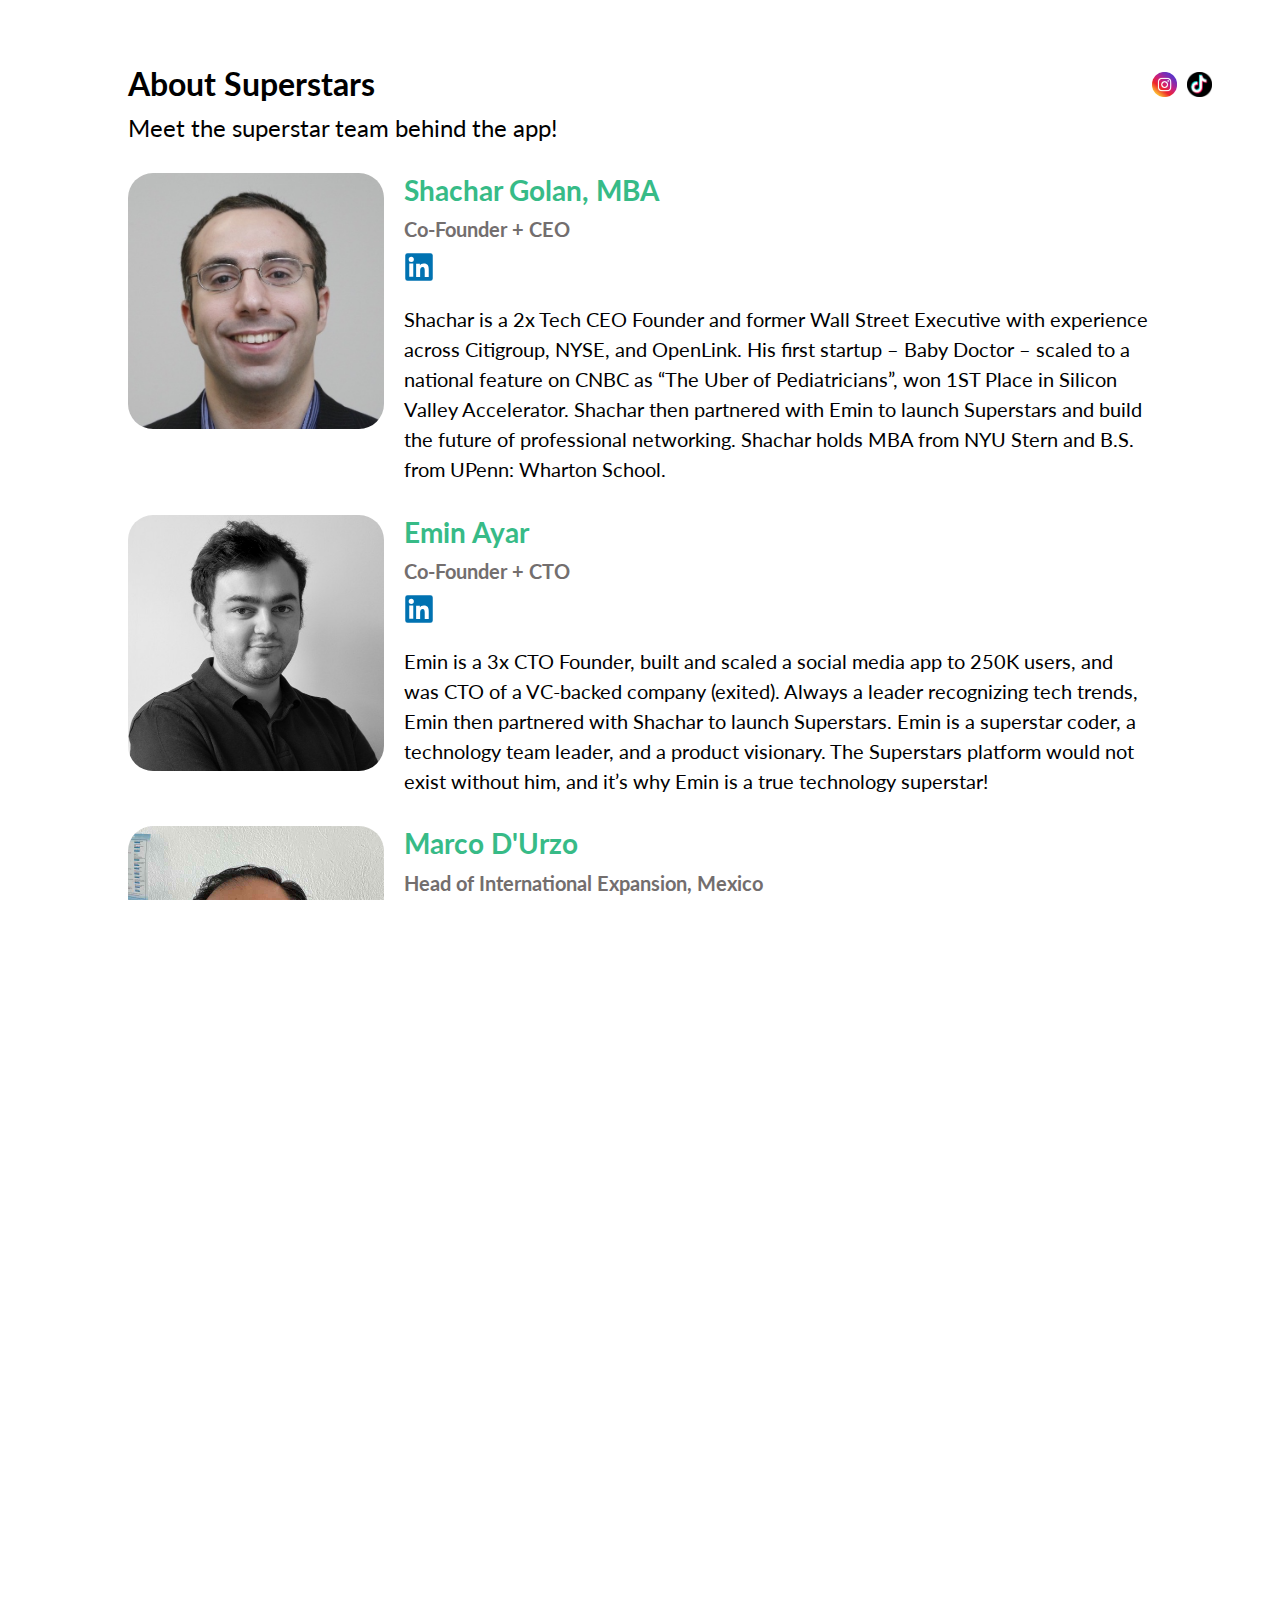
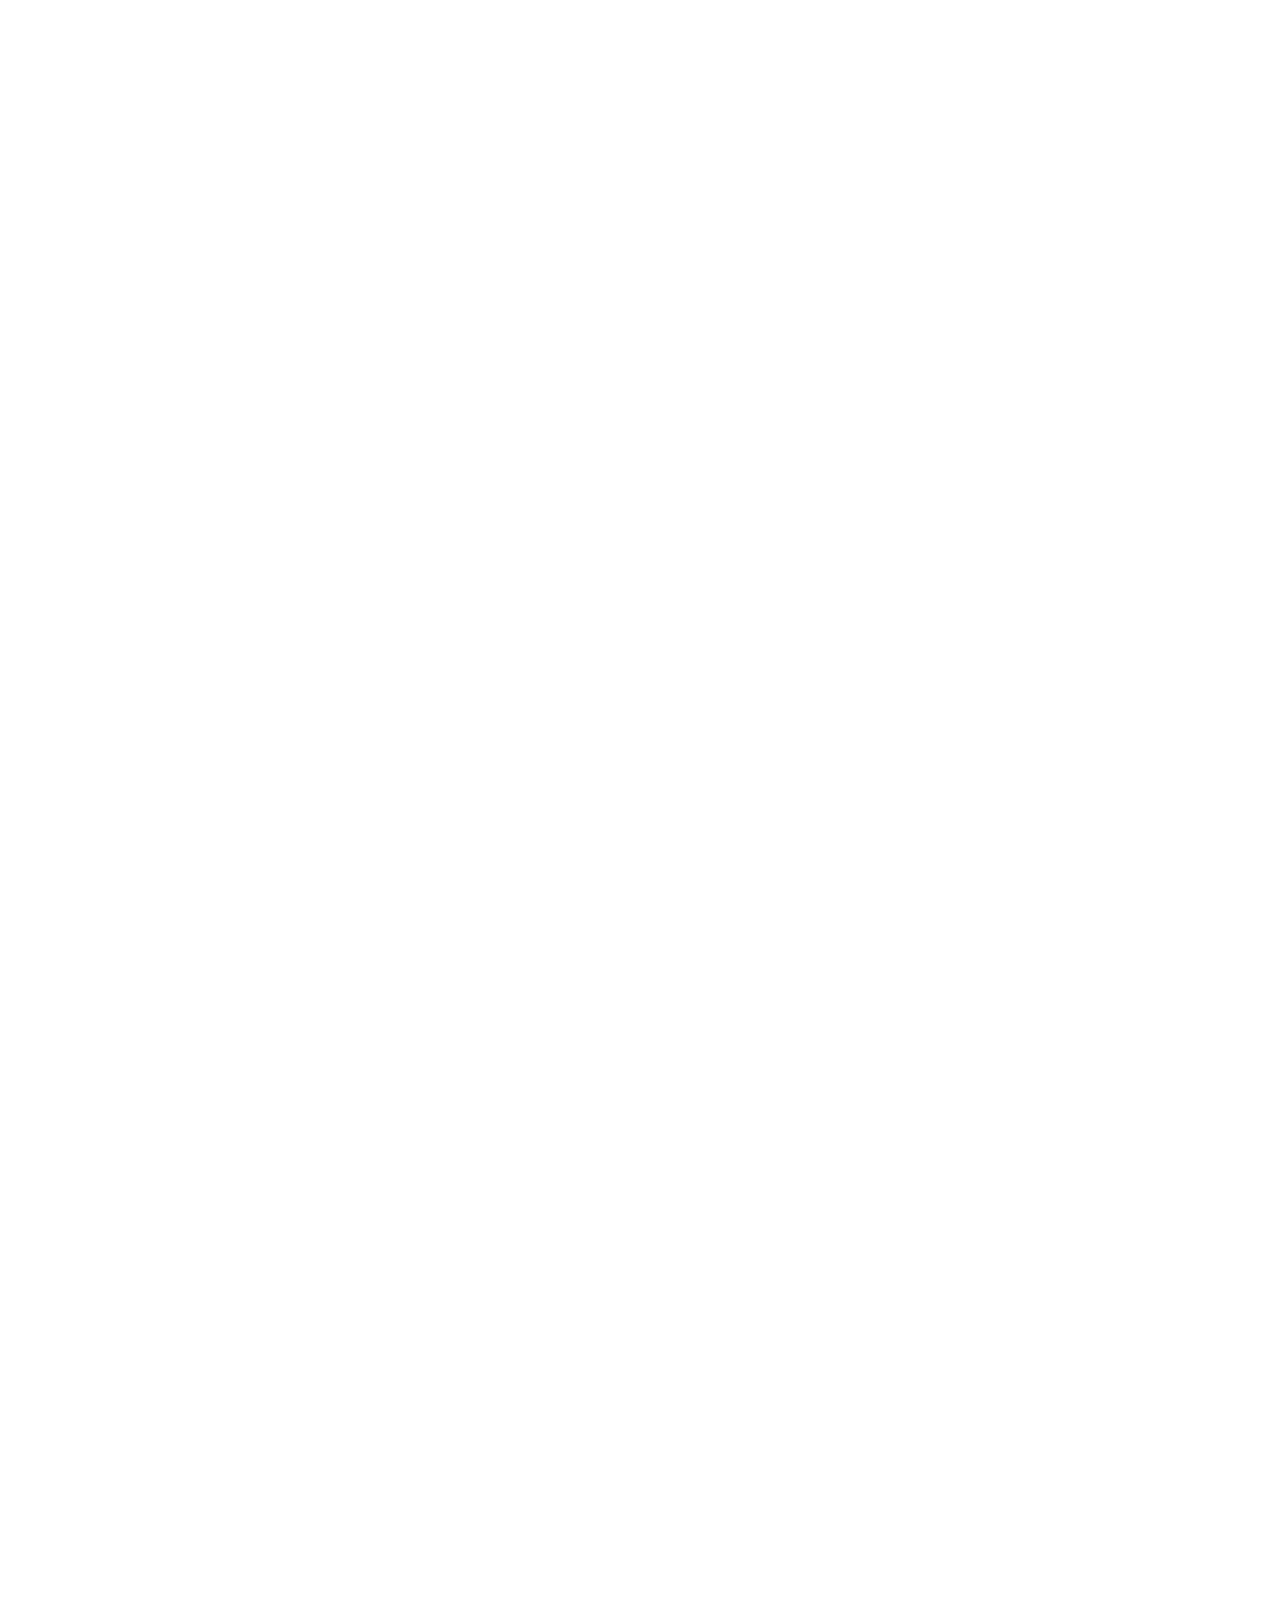
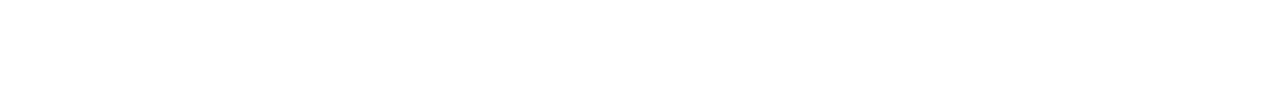
<file: about.html>
<!DOCTYPE html>
<html lang="en" dir="ltr">
  <head>
    <meta charset='UTF-8' />
    <meta http-equiv='X-UA-Compatible' content='IE=edge' />
    <meta name='viewport' content='width=device-width, initial-scale=1.0' />
    <link rel='preconnect' href='https://fonts.googleapis.com'>
    <link rel='preconnect' href='https://fonts.gstatic.com' crossorigin>
    <link href='https://fonts.googleapis.com/css2?family=Lato:ital,wght@0,300;0,400;0,700;1,400&display=swap'
          rel='stylesheet'>

    <link rel="stylesheet" href="https://unpkg.com/swiper@8.0.7/swiper-bundle.min.css"/>
    <link rel='stylesheet' href='default.css' />
    <link rel = "icon" href ="./assets/img/superstars-logo2.png" type = "image/x-icon" class="icon" size="1000x1000">
    <script src="https://cdnjs.cloudflare.com/ajax/libs/jquery/3.4.1/jquery.min.js"></script>
    <title>Superstars: Professional Network | Advance Your Career</title>
	  <meta name="description" content="Superstars is THE professional social network of the future, ALL using short videos + pictures, ALL created by users. See your professional peers in action!">
  </head>
  <body>
    <!-- E:HEADER -->
    <header>
      <div class="social-row-wrap">
      	<div class="social-row">
      			<a href="https://instagram.com/superstarsapp"  target="_blank">
      				<img class="social" src="./assets/img/instagram.png" alt="Instagram logo"/>
      			</a>
      			<a href="https://tiktok.com/@superstarsapp" target="_blank">
      				<img class="social" src="./assets/img/tiktok.png" alt="Tiktok logo"/>
      			</a>
      	</div>
      </div>
    </header>
    <!-- E:HEADER -->

    <div class="about">
      <div class="content">
        <h1>About Superstars</h1>
        <h2 style="font-weight: 400; margin-top: 1%;">Meet the superstar team behind the app!</h2>

        <div class="grid-wrap">
          <div class="grid-column">
            <img class="card-img" src="assets/img/shachar1.jpeg" alt="Headshot">
            <div class="card-content">
              <h5 class="green">Shachar Golan, MBA</h5>
              <h6 class="description">Co-Founder + CEO</h6>
              <a href="https://www.linkedin.com/in/shachargolan/" target="_blank">
                <svg xmlns="http://www.w3.org/2000/svg" aria-hidden="true" role="img" width="30px" height="30px" preserveAspectRatio="xMidYMid meet" viewBox="0 0 24 24"><path fill="#0072b1" fill-rule="evenodd" d="M1 2.838A1.838 1.838 0 0 1 2.838 1H21.16A1.837 1.837 0 0 1 23 2.838V21.16A1.838 1.838 0 0 1 21.161 23H2.838A1.838 1.838 0 0 1 1 21.161V2.838Zm8.708 6.55h2.979v1.496c.43-.86 1.53-1.634 3.183-1.634c3.169 0 3.92 1.713 3.92 4.856v5.822h-3.207v-5.106c0-1.79-.43-2.8-1.522-2.8c-1.515 0-2.145 1.089-2.145 2.8v5.106H9.708V9.388Zm-5.5 10.403h3.208V9.25H4.208v10.54ZM7.875 5.812a2.063 2.063 0 1 1-4.125 0a2.063 2.063 0 0 1 4.125 0Z" clip-rule="evenodd"/></svg>
              </a>
              <br></br>
              <p>Shachar is a 2x Tech CEO Founder and former Wall Street Executive with experience across Citigroup, NYSE, and OpenLink. His first startup – Baby Doctor – scaled to a national feature on CNBC as “The Uber of Pediatricians”, won 1ST Place in Silicon Valley Accelerator. Shachar then partnered with Emin to launch Superstars and build the future of professional networking. Shachar holds MBA from NYU Stern and B.S. from UPenn: Wharton School.</p>
            </div>
          </div>
          <div class="grid-column">
            <img class="card-img" src="assets/img/emin.jpg" alt="Headshot">
            <div class="card-content">
              <h5 class="green">Emin Ayar</h5>
              <h6 class="description">Co-Founder + CTO</h6>
              <a href="https://www.linkedin.com/in/meminayar/" target="_blank">
                <svg xmlns="http://www.w3.org/2000/svg" aria-hidden="true" role="img" width="30px" height="30px" preserveAspectRatio="xMidYMid meet" viewBox="0 0 24 24"><path fill="#0072b1" fill-rule="evenodd" d="M1 2.838A1.838 1.838 0 0 1 2.838 1H21.16A1.837 1.837 0 0 1 23 2.838V21.16A1.838 1.838 0 0 1 21.161 23H2.838A1.838 1.838 0 0 1 1 21.161V2.838Zm8.708 6.55h2.979v1.496c.43-.86 1.53-1.634 3.183-1.634c3.169 0 3.92 1.713 3.92 4.856v5.822h-3.207v-5.106c0-1.79-.43-2.8-1.522-2.8c-1.515 0-2.145 1.089-2.145 2.8v5.106H9.708V9.388Zm-5.5 10.403h3.208V9.25H4.208v10.54ZM7.875 5.812a2.063 2.063 0 1 1-4.125 0a2.063 2.063 0 0 1 4.125 0Z" clip-rule="evenodd"/></svg>
              </a>
              <br></br>
              <p>Emin is a 3x CTO Founder, built and scaled a social media app to 250K users, and was CTO of a VC-backed company (exited).  Always a leader recognizing tech trends, Emin then partnered with Shachar to launch Superstars. Emin is a superstar coder, a technology team leader, and a product visionary.  The Superstars platform would not exist without him, and it’s why Emin is a true technology superstar!</p>
            </div>
          </div>

          <!-- Add  Marco-->
          <div class="grid-column">
            <img class="card-img" src="assets/img/Marco D'Urzo.jpeg" alt="Headshot">
            <div class="card-content">
              <h5 class="green">Marco D'Urzo</h5>
              <h6 class="description">Head of International Expansion, Mexico</h6>
              <a href="https://www.linkedin.com/in/marco-durzo-varela/" target="_blank">
                <svg xmlns="http://www.w3.org/2000/svg" aria-hidden="true" role="img" width="30px" height="30px" preserveAspectRatio="xMidYMid meet" viewBox="0 0 24 24"><path fill="#0072b1" fill-rule="evenodd" d="M1 2.838A1.838 1.838 0 0 1 2.838 1H21.16A1.837 1.837 0 0 1 23 2.838V21.16A1.838 1.838 0 0 1 21.161 23H2.838A1.838 1.838 0 0 1 1 21.161V2.838Zm8.708 6.55h2.979v1.496c.43-.86 1.53-1.634 3.183-1.634c3.169 0 3.92 1.713 3.92 4.856v5.822h-3.207v-5.106c0-1.79-.43-2.8-1.522-2.8c-1.515 0-2.145 1.089-2.145 2.8v5.106H9.708V9.388Zm-5.5 10.403h3.208V9.25H4.208v10.54ZM7.875 5.812a2.063 2.063 0 1 1-4.125 0a2.063 2.063 0 0 1 4.125 0Z" clip-rule="evenodd"/></svg>
              </a>
              <br></br>
              <p>Marco is a Digital Marketing Leader with over 10 years of experience across big corporate, healthcare, and technology. He has managed the full spectrum of marketing activities including marketing strategy, PR campaigns, and execution. Plus Marco brings a powerful talent in creating and presenting the brand story. His collaborative and proactive character make him a true marketing superstar!
              </p>
            </div>
          </div>

          <div class="grid-column">
            <img class="card-img" src="assets/img/andrea.JPG" alt="Headshot">
            <div class="card-content">
              <h5 class="green">Andrea Relova</h5>
              <h6 class="description">Creative Design & Digital Creator Intern Leader</h6>
              <a href="https://www.linkedin.com/in/andrearelova/" target="_blank">
                <svg xmlns="http://www.w3.org/2000/svg" aria-hidden="true" role="img" width="30px" height="30px" preserveAspectRatio="xMidYMid meet" viewBox="0 0 24 24"><path fill="#0072b1" fill-rule="evenodd" d="M1 2.838A1.838 1.838 0 0 1 2.838 1H21.16A1.837 1.837 0 0 1 23 2.838V21.16A1.838 1.838 0 0 1 21.161 23H2.838A1.838 1.838 0 0 1 1 21.161V2.838Zm8.708 6.55h2.979v1.496c.43-.86 1.53-1.634 3.183-1.634c3.169 0 3.92 1.713 3.92 4.856v5.822h-3.207v-5.106c0-1.79-.43-2.8-1.522-2.8c-1.515 0-2.145 1.089-2.145 2.8v5.106H9.708V9.388Zm-5.5 10.403h3.208V9.25H4.208v10.54ZM7.875 5.812a2.063 2.063 0 1 1-4.125 0a2.063 2.063 0 0 1 4.125 0Z" clip-rule="evenodd"/></svg>
              </a>
              <br></br>
              <p>Andrea is an accomplished marketing & software engineering talent. She is studying computer science at University of Florida, with the aspiration to work in Product Design. She brings solid value in UX Design, product strategy, and digital leadership. She has interned at Quantum Interface and Red Ventures. Andrea is also an active leader on campus, holding a senior leadership role at her Alphi Phi sorority chapter from Nov. 2020 - Nov. 2021. This is one fearless superstar!</p>            </div>
          </div>
          <div class="grid-column">
            <img class="card-img" src="assets/img/rosie.jpeg" alt="Headshot">
            <div class="card-content">
              <h5 class="green">Rosario Buitrago</h5>
              <h6 class="description">Growth Marketing Intern Leader</h6>
              <a href="https://www.linkedin.com/in/rosario-buitrago/" target="_blank">
                <svg xmlns="http://www.w3.org/2000/svg" aria-hidden="true" role="img" width="30px" height="30px" preserveAspectRatio="xMidYMid meet" viewBox="0 0 24 24"><path fill="#0072b1" fill-rule="evenodd" d="M1 2.838A1.838 1.838 0 0 1 2.838 1H21.16A1.837 1.837 0 0 1 23 2.838V21.16A1.838 1.838 0 0 1 21.161 23H2.838A1.838 1.838 0 0 1 1 21.161V2.838Zm8.708 6.55h2.979v1.496c.43-.86 1.53-1.634 3.183-1.634c3.169 0 3.92 1.713 3.92 4.856v5.822h-3.207v-5.106c0-1.79-.43-2.8-1.522-2.8c-1.515 0-2.145 1.089-2.145 2.8v5.106H9.708V9.388Zm-5.5 10.403h3.208V9.25H4.208v10.54ZM7.875 5.812a2.063 2.063 0 1 1-4.125 0a2.063 2.063 0 0 1 4.125 0Z" clip-rule="evenodd"/></svg>
              </a>
              <br></br>
              <p>Rosie is a sophomore at the University of Florida, majoring in business administration with a focus in finance. Ambitious and a go-getter, Rosie steps up to the plate to deliver professional value and leadership.  As a 1st year student, she held a key leadership role in her Kappa Alpha Theta sorority and served as Marketing Director of the Securities Analysis Club.  She is a Leasing Consultant at Asset Living, which manages off-campus housing.</p>            </div>
          </div>
          <div class="grid-column">
            <img class="card-img" src="assets/img/kassydi.jpg" alt="Headshot">
            <div class="card-content">
              <h5 class="green">Kassydi Kusmiskis</h5>
              <h6 class="description">Social Media Marketing & Content Intern Leader</h6>
              <a href="https://www.linkedin.com/in/kassydi-kusmiskis-7a1b11243/" target="_blank">
                <svg xmlns="http://www.w3.org/2000/svg" aria-hidden="true" role="img" width="30px" height="30px" preserveAspectRatio="xMidYMid meet" viewBox="0 0 24 24"><path fill="#0072b1" fill-rule="evenodd" d="M1 2.838A1.838 1.838 0 0 1 2.838 1H21.16A1.837 1.837 0 0 1 23 2.838V21.16A1.838 1.838 0 0 1 21.161 23H2.838A1.838 1.838 0 0 1 1 21.161V2.838Zm8.708 6.55h2.979v1.496c.43-.86 1.53-1.634 3.183-1.634c3.169 0 3.92 1.713 3.92 4.856v5.822h-3.207v-5.106c0-1.79-.43-2.8-1.522-2.8c-1.515 0-2.145 1.089-2.145 2.8v5.106H9.708V9.388Zm-5.5 10.403h3.208V9.25H4.208v10.54ZM7.875 5.812a2.063 2.063 0 1 1-4.125 0a2.063 2.063 0 0 1 4.125 0Z" clip-rule="evenodd"/></svg>
              </a>
              <br></br>
              <p>Kassydi is the rare marketing talent that makes everyone on the team better. She is a force of nature in digital marketing, creating viral content, and crafting the brand story. Kassydi brings experience as the PR Officer of her Senior Class and as Assistant Marketing Manager at Mathnasium of Mount Airy, a national chain of learning centers for students in Grades 1-12. She is ahead of the curve in GenZ digital trends and creating online community. This is one bold superstar!</p>            </div>
          </div>
          <div class="grid-column">
            <img class="card-img" src="assets/img/keisy.jpeg" alt="Headshot">
            <div class="card-content">
              <h5 class="green">Keisy Bello</h5>
              <h6 class="description">Social Media & Community Manager Intern Leader</h6>
              <a href="https://www.linkedin.com/in/keisybello/" target="_blank">
                <svg xmlns="http://www.w3.org/2000/svg" aria-hidden="true" role="img" width="30px" height="30px" preserveAspectRatio="xMidYMid meet" viewBox="0 0 24 24"><path fill="#0072b1" fill-rule="evenodd" d="M1 2.838A1.838 1.838 0 0 1 2.838 1H21.16A1.837 1.837 0 0 1 23 2.838V21.16A1.838 1.838 0 0 1 21.161 23H2.838A1.838 1.838 0 0 1 1 21.161V2.838Zm8.708 6.55h2.979v1.496c.43-.86 1.53-1.634 3.183-1.634c3.169 0 3.92 1.713 3.92 4.856v5.822h-3.207v-5.106c0-1.79-.43-2.8-1.522-2.8c-1.515 0-2.145 1.089-2.145 2.8v5.106H9.708V9.388Zm-5.5 10.403h3.208V9.25H4.208v10.54ZM7.875 5.812a2.063 2.063 0 1 1-4.125 0a2.063 2.063 0 0 1 4.125 0Z" clip-rule="evenodd"/></svg>
              </a>
              <br></br>
              <p>Keisy is a master of her craft in social media marketing and digital strategy, currently in her senior year at the prestigious Latin American University of Science & Technology (ULACIT). Always a go-getter, she completed her International Baccalaureate during high school. At ULACIT, she is a student leader and Student Government President for the Marketing and Digital Media Career. This is one marketing superstar!</p>            </div>
          </div>
          <div class="grid-column">
            <img class="card-img" src="assets/img/Nicole.png" alt="Headshot">
            <div class="card-content">
              <h5 class="green">Nicole Welsh</h5>
              <h6 class="description">Web Developer & Front-End Intern</h6>
              <a href="https://www.linkedin.com/in/nicole--welsh/" target="_blank">
                <svg xmlns="http://www.w3.org/2000/svg" aria-hidden="true" role="img" width="30px" height="30px" preserveAspectRatio="xMidYMid meet" viewBox="0 0 24 24"><path fill="#0072b1" fill-rule="evenodd" d="M1 2.838A1.838 1.838 0 0 1 2.838 1H21.16A1.837 1.837 0 0 1 23 2.838V21.16A1.838 1.838 0 0 1 21.161 23H2.838A1.838 1.838 0 0 1 1 21.161V2.838Zm8.708 6.55h2.979v1.496c.43-.86 1.53-1.634 3.183-1.634c3.169 0 3.92 1.713 3.92 4.856v5.822h-3.207v-5.106c0-1.79-.43-2.8-1.522-2.8c-1.515 0-2.145 1.089-2.145 2.8v5.106H9.708V9.388Zm-5.5 10.403h3.208V9.25H4.208v10.54ZM7.875 5.812a2.063 2.063 0 1 1-4.125 0a2.063 2.063 0 0 1 4.125 0Z" clip-rule="evenodd"/></svg>
              </a>
              <br></br>
              <p>Nicole is a senior at University of Wisconsin - Madison studying Computer Science with a minor in Mathematics. Nicole has experience at a technology company called Naviant where she was working with customer service tech and worked on scripting for the company. Nicole is working to create the web application for Superstars! </p>
            </div>
          </div>

          <!-- added aryan -->
          <div class="grid-column">
            <img class="card-img" src="assets/img/aryan.png" alt="Headshot">
            <div class="card-content">
              <h5 class="green">Aryan Tyagi</h5>
              <h6 class="description">Web Developer & Front-End Intern</h6>
              <a href="https://www.linkedin.com/in/aryan-tyagi-84451021a/" target="_blank">
                <svg xmlns="http://www.w3.org/2000/svg" aria-hidden="true" role="img" width="30px" height="30px" preserveAspectRatio="xMidYMid meet" viewBox="0 0 24 24"><path fill="#0072b1" fill-rule="evenodd" d="M1 2.838A1.838 1.838 0 0 1 2.838 1H21.16A1.837 1.837 0 0 1 23 2.838V21.16A1.838 1.838 0 0 1 21.161 23H2.838A1.838 1.838 0 0 1 1 21.161V2.838Zm8.708 6.55h2.979v1.496c.43-.86 1.53-1.634 3.183-1.634c3.169 0 3.92 1.713 3.92 4.856v5.822h-3.207v-5.106c0-1.79-.43-2.8-1.522-2.8c-1.515 0-2.145 1.089-2.145 2.8v5.106H9.708V9.388Zm-5.5 10.403h3.208V9.25H4.208v10.54ZM7.875 5.812a2.063 2.063 0 1 1-4.125 0a2.063 2.063 0 0 1 4.125 0Z" clip-rule="evenodd"/></svg>
              </a>
              <br></br>
              <p>Aryan is a Computer Science & Engineering student at The Ohio State University, one of the top ranked programs in the country. He taught himself how to code in high school, mastering a couple coding languages already in front-end development. His proactive work ethic and knowledge of code makes Aryan the rare engineering talent you want on your side. He makes everyone on the team better! </p>
            </div>
          </div>

          
        </div>
      </div>

      <!-- E:FOOTER -->
      <footer>
    		<div class="container container2">
    			<br></br>
    			<div class="row">
                    <ul>
                      <li><span class="backed">backed by 2 Accelerators:</span>
                      </li>
                    </ul>
                  </div>
                  <div class="row logos">
                    <ul>
                      <li>
                        <a href="https://www.stern.nyu.edu/experience-stern/about/departments-centers-initiatives/centers/berkley-center-for-entrepreneurship" target="_blank">
                          <img src="./assets/img/NYU1.png" alt="NYU Logo" class="nyu"/>
                        </a>
                      </li>
    									<li>
                        <a href="https://newchip.com/" target="_blank">
                          <img src="./assets/img/NEWCHIP_LOGO_COLOR.png" alt="Newchip Logo" class="nyu newchip"/>
                        </a>
                      </li>
                    </ul>
                  </div>

    			<div class="row">
    				<ul>
    					<li><a href="index.html">Home</a>
    					</li>
    					<li><a
    						href="https://www.notion.so/getsuperstars/Terms-of-Service-Get-Superstars-Inc-62b47ad775b946adb291aabfc7a944a5" target="_blank">Terms</a>
    					</li>
    					<li><a
    						href="https://getsuperstars.notion.site/getsuperstars/Privacy-Policy-Get-Superstars-Inc-0080336704b74777b8180b0531c10cf3" target="_blank">Privacy</a>
    					</li>
    					<li><a href="mailto:support@superstars.co">Contact</a></li>
    					<li><a href="media.html">Media</a></li>
    				</ul>
    				<span class="copyright">Superstars&#8482; 2022 | All Rights Reserved</span>
    			</div>
    		</div>
    	</footer>
      <!-- E:FOOTER -->
    </div>
  </body>
</html>
</file>
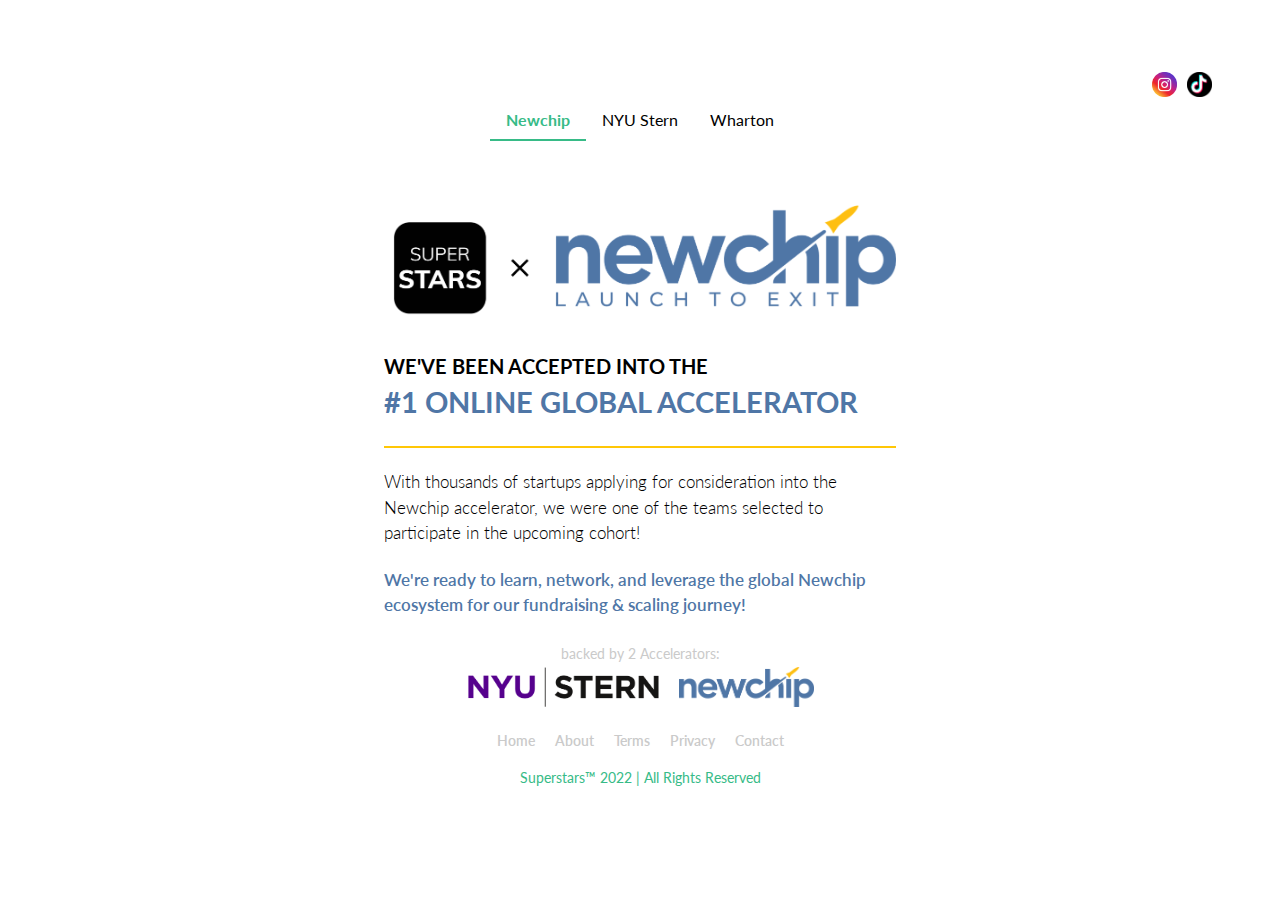
<file: media.html>
<!DOCTYPE html>
<html lang="en" dir="ltr">

<head>
  <meta charset='UTF-8' />
  <meta http-equiv='X-UA-Compatible' content='IE=edge' />
  <meta name='viewport' content='width=device-width, initial-scale=1.0' />
  <link rel='preconnect' href='https://fonts.googleapis.com'>
  <link rel='preconnect' href='https://fonts.gstatic.com' crossorigin>
  <link href='https://fonts.googleapis.com/css2?family=Lato:ital,wght@0,300;0,400;0,700;1,400&display=swap'
    rel='stylesheet'>

  <link rel="stylesheet" href="https://unpkg.com/swiper@8.0.7/swiper-bundle.min.css" />
  <link rel='stylesheet' href='default.css' />
  <link rel="icon" href="http://example.com/favicon.png">
  <!-- icon is not showing up for some reason -->
  <link rel="icon" type="image/x-icon" href="./assets/img/superstars-logo2.png">
  <title>Superstars: Professional Network | Advance Your Career</title>
  <meta name="description"
    content="Superstars is THE professional social network of the future, ALL using short videos + pictures, ALL created by users. See your professional peers in action!">
</head>

<body>
  <!-- E:HEADER -->
  <header>
    <div class="social-row-wrap">
      <div class="social-row">
        <a href="https://instagram.com/superstarsapp" target="_blank">
          <img class="social" src="./assets/img/instagram.png" alt="Instagram logo" />
        </a>
        <a href="https://tiktok.com/@superstarsapp" target="_blank">
          <img class="social" src="./assets/img/tiktok.png" alt="Tiktok logo" />
        </a>
      </div>
    </div>
  </header>
  <!-- E:HEADER -->

  <div class="media">
    <!-- fix spacing here -->
    <div class="tabs">
      <input type="radio" class="tabs__radio" name="tabs-example" id="tab1" checked>
      <label for="tab1" class="tabs__label">Newchip</label>
      <div class="tabs__content">
        <div class="accelerator-wrap">
          <div class="content accelerator">
            <img src="./assets/img/collab.png" alt="Superstars X Newchip" style="width: 100%; height: auto;" />
            <br><br>
            <h6>WE'VE BEEN ACCEPTED INTO THE</h6>

            <h1 style="color: #4f76a6; font-weight: 700">#1 ONLINE GLOBAL ACCELERATOR</h1>
            <br>
            <hr size="4" style="background-color: #ffc706">
            <br>
            <h3 style="font-weight: 300;">With thousands of startups applying for consideration into the Newchip
              accelerator, we were one of the teams selected to participate in the upcoming cohort!</h3>
            <br>
            <h3 style="color: #4f76a6; font-weight: 600;">We're ready to learn, network, and leverage the global Newchip
              ecosystem for our fundraising & scaling journey!</h3>
          </div>
        </div>
      </div>
      <input type="radio" class="tabs__radio" name="tabs-example" id="tab2">
      <label for="tab2" class="tabs__label">NYU Stern</label>
      <div class="tabs__content">
        <div class="accelerator-wrap">
          <div class="content accelerator">
            <!-- <img src="./assets/img/superstars-logo2.png" alt="Superstars X NYU" style="width: 23%; height: 23%; " />
            <img src="./assets/img/x.png" alt="Superstars X NYU" style="width: 6%; height: 6%; margin-bottom: 7%;" />
            <img src="./assets/img/NYUlogo.png" alt="Superstars X NYU" style="width: 58%; height: 23%; " /> -->
            <img src="./assets/img/XNYU.png" alt="Superstars X NYU" style="width: 90%; " />
            <br><br>
            <h6>WE'VE BEEN ACCEPTED TO</h6>

            <h2 style="color: #8900e1; font-weight: 500">NYU Stern Venture Studio (SVS), backed by NYU Stern School of
              Business, Berkley Center for Entrepreneurship</h2>
            <br>
            <hr size="4" style="background-color: #8900e1">
            <br>
            <h3 style="font-weight: 300;">After a highly selective application process, we were one of just 6 teams
              selected to participate in the 2022 cohort from over 90 startups that applied.
            </h3>
            <br>
            <h3 style="font-weight: 300;">SVS is the best-in-class venture studio for bold thinkers, innovative doers,
              and entrepreneurial leaders from the NYU community.
            </h3>
            <br>
            <h3 style="font-weight: 300;">With support of NYU Stern and the Berkley Center for Entrepreneurship, we are
              ready to learn, grow, and leverage the global NYU ecosystem for accelerating our journey forward!
            </h3>
          </div>
        </div>
      </div>

      <input type="radio" class="tabs__radio" name="tabs-example" id="tab3" >
      <label for="tab3" class="tabs__label">Wharton</label>
      <div class="tabs__content">
        <div class="accelerator-wrap">
          <div class="content accelerator">
            <img src="./assets/img/XWharton.png" alt="Superstars X NYU" style="width: 60%; " />
            <br><br>
            <h6>WE'RE PROUD TO HOST AN EVENT WITH:</h6>

            <h2 style="color: #4898e2; font-weight: 500">Wharton Club of New York</h2>
            <br>
            <hr size="4" style="background-color: #4898e2">
            <br>
            <img src="./assets/img/wharton_event.png" alt="Superstars X NYU" style="width: 100%; height: auto; " />

            <h3 style="font-weight: 600;">This event will be a fun and interactive professional development workshop.
              Each person will come away with an Elevator Pitch Video + Professional Endorsements from Wharton alumni
              peers. Come elevate your own professional brand!
            </h3>
            <br>
            <h3 style="font-weight: 300;">The event will consist of 3 parts and will utilize the professional networking
              app Superstars. Participants will be able to download the free app from the App Store or Google Play prior
              to the event to maximize their experience of the workshop.
            </h3>
            <br>
            <u><strong>Instructional Workshop</strong></u>
            <ul>
              <li>How to craft the perfect Elevator Pitch</li>
              <li>Top 5 Do’s/Dont's</li>
            </ul>
            <br>
            <u><strong> Activity</strong></u>
            <ul>
              <li>Write your Elevator Pitch on paper</li>
              <li>Get direct feedback on your Elevator Pitch</li>
              <li>Help each other record your Elevator Pitch Video</li>
            </ul>
            <br>
            <u><strong>“Speed-Networking” -- 1-on-1 Pairings</strong></u>
            <ul>
              <li>Meet with 5 different alumni, 5 minutes each (all via Zoom)</li>
              <li>Learn about each alumni’s professional background story</li>
              <li>Conclude by giving each other a Professional Endorsement</li>
            </ul>
            <br>
            <h3 style="font-weight: 300;"><a href="https://superstars.co" class="whartonlinks">Superstars</a> is the 1st
              professional network, ALL using video. It makes business networking fun, where you get to see short videos
              of your peers in "professional action." Plus show yourself in action -- highlights from your job,
              workspace, insight of the day. ALL professional content, ALL created by users. Come see the action!</h3>
            <br>
            <h3 style="font-weight: 300;"><a href="https://www.linkedin.com/in/shachargolan/"
                class="whartonlinks">Shachar Golan</a> is a Wharton alum class of 2006, former Wall Street Executive,
              MBA grad, and a 2x Tech Founder. His startup -- Superstars -- launched on App Store and Google Play after
              2 years of coding. The future of professional networking is video!</h3>
            <br>
            <h3> Register:
              <br>
              <a href="https://www.whartonny.com/article.html?aid=3778
                " class="whartonlinks">Wharton Club of New York</a>
            </h3>
            <br><br>
          </div>
        </div>
      </div>
    </div>

    <!-- Nicole edit: add footer -->

    <!-- E:FOOTER -->
    <footer>
      <div class="container container2">

        <div class="row mediafoot">
          <ul>
            <li><span class="backed">backed by 2 Accelerators:
              </span>
            </li>
          </ul>
        </div>
        <div class="row logos">
          <ul>
            <li>
              <a href="https://www.stern.nyu.edu/experience-stern/about/departments-centers-initiatives/centers/berkley-center-for-entrepreneurship"
                target="_blank">
                <img src="./assets/img/NYU1.png" alt="NYU Logo" class="nyu" />
              </a>
            </li>
            <li>
              <a href="https://newchip.com/" target="_blank">
                <img src="./assets/img/NEWCHIP_LOGO_COLOR.png" alt="Newchip Logo" class="nyu newchip" />
              </a>
            </li>
          </ul>
        </div>

        <div class="row">
          <ul>
            <li><a href="index.html">Home</a>
            </li>
            <li><a href="about.html">About</a>
            </li>
            <li><a
                href="https://www.notion.so/getsuperstars/Terms-of-Service-Get-Superstars-Inc-62b47ad775b946adb291aabfc7a944a5"
                target="_blank">Terms</a>
            </li>
            <li><a
                href="https://getsuperstars.notion.site/getsuperstars/Privacy-Policy-Get-Superstars-Inc-0080336704b74777b8180b0531c10cf3"
                target="_blank">Privacy</a>
            </li>
            <li><a href="mailto:support@superstars.co">Contact</a></li>
          </ul>
          <span class="copyright">Superstars&#8482; 2022 | All Rights Reserved</span>
        </div>
      </div>
    </footer>
    <!-- E:FOOTER -->
</file>
<file: default.css>
/* RESET CSS */
* {
    margin: 0;
    padding: 0;
    border: 0;
    font-family: inherit;
}

*,
*:before,
*:after {
    box-sizing: inherit;
}

a,
a:hover,
a:focus,
a:active {
    outline: none !important;
    text-decoration: none;
    color: #000;
    cursor: pointer;
}

ul {
    padding-left: 0;
}

li {
    list-style: none;
}

h1,
h2,
h3,
h4,
h5,
h6 {
    padding: 0;
    margin: 0;
}

h5 {
    font-size: 28px;
}

h6,
p {
    font-size: 20px;
    line-height: 30px;
}

@media screen and (max-width: 756px) {
    h5 {
        font-size: 23px;
    }

    h6,
    p {
        font-size: 16px;
    }

    header .banner p {
        font-size: 13px;
    }
}

/** E:RESET **/

/* GLOBAL */
html * {
    font-family: 'Lato', sans-serif;
}

html,
body {
    position: relative;
    width: 100%;
    height: auto;
    overflow: hidden; /* Hide scrollbars */
}

body {
    display: flex;
    align-items: center;
    justify-content: center;
    background-size: cover;
    overflow: hidden; /* Hide scrollbars */
}

header .social-row-wrap {
    position: absolute;
    top: 8vh;
    left: 90%;
}

@media screen and (max-width: 812px) {
    header .social-row-wrap {
        position: absolute;
        top: 8vh;
        left: 80%;
    }

    main {
        margin-top: 10%;
    }
}

header .banner {
    position: absolute;
    top: 0;
    left: 0;
    text-align: center;
    background-color: #4f76a6;
    width: 100vw;
    height: 5vh;
    display: flex;
    justify-content: center;
    align-items: center;
}

header .close {
    cursor: pointer;
    position: absolute;
    top: 48%;
    right: 2.5%;
    padding: 12px 16px;
    transform: translate(0%, -50%);
}

header .banner p {
    color: white;
}

/** 821px (md) Media Query  **/
@media screen and (min-width: 821px) {
    html {
        min-height: 100%;
    }

    body {
        height: 100%;
        background: white;
        background-size: cover;
        overflow: hidden; /* Hide scrollbars */
    }
}

.move-class {
    margin-top: -10%;
}

.container {
    margin-left: auto;
    margin-right: auto;
    padding-left: 24px;
    padding-right: 24px;
}

/** 821px (md) Media Query  **/
@media screen and (min-width: 821px) {
    .container {
        max-width: 821px;
    }
}

/** 992px (lg) Media Query  **/
@media screen and (min-width: 992px) {
    .container {
        max-width: 992px;
    }
}

/** 1200px (xl) Media Query  **/
@media screen and (min-width: 1200px) {
    .container {
        max-width: 1200px;
        margin-top: -3% !important;
    }
}

.dummy-container {
    display: flex;
    flex-direction: column;
    justify-content: center;
    align-items: center;
    padding-top: 90px;
    padding-bottom: 50px;
}

@media screen and (min-width: 821px) {
    .dummy-container {
        width: 100vw;
        display: flex;
        flex-direction: column;
        justify-content: center;
        align-items: center;
        padding-top: 80px;
        padding-bottom: 80px;
    }
}

/* E:GLOBAL */

.main,
.move-class {
    margin-bottom: 80px;
}

/* HIGHLIGHT SECTION */
.highlight-section .row {
    display: flex;
    align-items: center;
    flex-direction: column;
}

.highlight-section .row .img-content {
    display: flex;
    justify-content: center;
    margin-bottom: 60px;
    position: relative;
}

.img-content .back-phone-holder {
    display: none;
    overflow: hidden;
    z-index: -99;
}

.img-content .front-phone-holder {
    position: static;
    left: 145px;
    top: 30px;
    overflow: hidden;
    width: 100%;
}

.img-content .phone-frame-img {
    /* width: 300px; */
    /* height: 617px; */
    pointer-events: none;

    /* z-index: 99; */
}

.img-content .phone-frame-img-tilt {
    /* width: 300px; */
    /* height: 617px; */
    pointer-events: none;
    transform: rotate(10deg);
    /* z-index: 99; */
}

.img-content .back-phone-screen-img img {
    width: 282px;
    height: 602px;
    background: #000;
    object-fit: contain;
    z-index: -99;
}

/** 821px (md) Media Query  **/
@media screen and (min-width: 821px) {
    .highlight-section .row .img-content {
        width: 450px;
        min-width: 450px;
        justify-content: start;
        margin-bottom: 0;
    }

    .img-content .back-phone-holder {
        position: absolute;
        left: -500px;
        top: 20px;
        height: 110%;
        display: block;

    }

    .img-content .back-phone-holder .back-phone-screen-img {
        display: block;
        position: absolute;
        top: 18px;
        left: 19px;
        z-index: -98;
    }

    .img-content .back-phone-holder>img {
        height: 100%;
    }

    .img-content .front-phone-holder {
        position: relative;
    }

}

@media screen and (max-width: 1700px) {
    .img-content .back-phone-holder {
        position: absolute;
        left: -300px;
        top: 20px;
        height: 110%;
    }
}

/*-------------------------------------------*/

.highlight-section .row .main-content {
    position: relative;
    display: flex;
    margin-left: 0;
    flex-direction: column;
    align-items: center;
    text-align: center;
    justify-content: center;
    margin-top: 13%;
    width: 100%;
}

.main-content>.logo-holder {
    margin-left: 2%;
    margin-top: -50px;
}

.main-content .logo-holder>img {
    width: 150px;
}

.main-content .main-title {
    margin-bottom: 30px;
    font-weight: 600;
    font-size: 2rem;
}

.main-content .explanation {
    margin-bottom: 30px;
    line-height: 1.5;
    font-weight: 300;
    font-size: 1.3rem;
    letter-spacing: 0.5px;
}

.main-content .download-text {
    margin-bottom: 30px;
    font-weight: 500;
    font-size: 1.3rem;
}

.main-content .app-button {
    display: flex;
}

.main-content .app-button a:not(:first-child) {
    margin-left: 0px;
}

.main-content .app-button a>img {
    width: 100%;
    max-width: 200px;
}

/** 821px (md) Media Query  **/
@media screen and (min-width: 821px) {
    .main {
        margin-bottom: 70px;
    }

    .move-class {
        margin-bottom: 70px;
    }

    .highlight-section .row {
        align-items: center;
        flex-direction: row;
    }

    .highlight-section .row .main-content {
        margin-left: 50px;
    }

    .main-content .explanation {
        max-width: 400px;
        line-height: 1.7;
    }
}

/** 992px (lg) Media Query  **/
@media screen and (min-width: 992px) {
    .highlight-section .row .main-content {
        margin-left: 100px;
    }

    .main-content .main-title {
        margin-bottom: 30px;
        font-size: 2.5rem;
    }
}

/* E:HIGHLIGHT SECTION */

/* FOOTER SECTION */
footer .row {
    display: flex;
    flex-direction: column;
    width: 100%;
}


.container {
    margin-top: -4%;
}


.container2 {
    margin-top: 5%;
}

@media screen and (max-width: 821px) {

    /*.container {
      margin-top: -10%;
    }
     */
    .logos ul {
        flex-direction: column;
    }

    .nyu {
        padding-bottom: 10px;
    }
}

@media screen and (max-width: 600px) {
    footer .row .backed {
        margin-top: 20px;
    }

    footer .nyu {
        margin-top: -20px;
        margin-bottom: 10px;
    }
}

footer .row .backed {
    color: #cacaca;
    margin-left: 0;
    font-size: 0.875rem;
    width: 100%;
    flex-shrink: 0;
    text-align: center;
    margin-bottom: 20px;
}

.nyu {
    width: auto;
    height: 40px;
    margin-bottom: 20px;
    margin-top: 5px;
}


footer .row>ul {
    display: flex;
    justify-content: center;
    width: 100%;
    margin-bottom: 20px;
    text-align: center;
}

footer .row ul li>a {
    font-size: 0.875rem;
    font-weight: 600;
    transition: 180ms all ease-in-out;
    color: #cacaca;
}

footer .row ul>li:not(:first-child) {
    margin-left: 20px;
}

footer .row ul li>a:hover {
    color: #888;
}

footer .row .copyright {
    margin-left: 0;
    font-size: 0.875rem;
    color: #37BB87;
    flex-shrink: 0;
    text-align: center;
    margin-bottom: 20px;
}

.newchip {
    margin-left: -17px;
}

/** 821px (md) Media Query  **/
@media screen and (min-width: 821px) {
    footer {
        margin-bottom: 10px;
    }

    footer .row {
        flex-direction: column;
    }

    footer .row>ul {
        margin-bottom: 0;
    }

    footer .row .copyright {
        margin-top: 20px;
    }

    .newchip {
        margin-left: 0px;
    }
}

/* E:FOOTER SECTION */


/* SWIPER */
.swiper {
    width: 280px;
    height: 600px;
    cursor: pointer;
    position: absolute;
    top: 19px;
    left: 20px;
    border-radius: 30px;
}

.swiper-slide {
    text-align: center;
    font-size: 18px;
    background: #fff;

    /* Center slide text vertically */
    display: -webkit-box;
    display: -ms-flexbox;
    display: -webkit-flex;
    display: flex;
    -webkit-box-pack: center;
    -ms-flex-pack: center;
    -webkit-justify-content: center;
    justify-content: center;
    -webkit-box-align: center;
    -ms-flex-align: center;
    -webkit-align-items: center;
    align-items: center;
}

.swiper-slide img,
.swiper-slide video {
    display: block;
    width: 100%;
    height: 100%;
    object-fit: cover;
}

/* SWIPER */

.green {
    color: #37BB87;
}

ul.swiper-wrapper {
    list-style-type: none;
    padding: 0px;
    margin: 0px;
}

hr {
    width: 100%;
    background-color: #eaeaea;
}

/*ABOUT PAGE*/
.about {
    /* background-image: url("assets/img/bg-img.png"); */
    -webkit-background-size: cover;
    -moz-background-size: cover;
    -o-background-size: cover;
    background-size: cover;
    width: 100vw;
    height: 100vh;
}

.content {
    margin-top: 5%;
    margin-bottom: 5%;
    margin-left: 10%;
    margin-right: 10%;
}

.grid-wrap {
    width: 100%;
}

.grid-column {
    width: 100%;
    padding-top: 3%;
    display: flex;
    flex-direction: row;
    justify-content: center;
}

.card-content {
    margin-left: 2%;
}

.card-img {
    width: 25%;
    height: 25%;
    border-radius: 25px;
}

@media screen and (max-width: 821px) {
    .grid-column {
        flex-direction: column;
        margin-top: 5%;
    }

    .card-content {
        margin-left: 0;
        margin-top: 20px;
    }

    /* .card-img {
        width: 100%;
    } */
}

.card {
    background-repeat: no-repeat;
    border-radius: 25px;
    padding: 3%;
}

.description {
    margin-top: 1%;
    margin-bottom: 1%;
    color: #736E6E;
}

.swiper-button-prev,
.swiper-button-next {
    color: white;
}

video::-webkit-media-controls-fullscreen-button {
    display: none !important;
}

.social {
    height: 25px;
    width: auto;
    margin-right: 10px;
}

.social-row {
    display: flex;
    flex-direction: row;
}

/*MEDIA PAGE*/

.media {
    width: 100vw;
    height: 100vh;
}

.accelerator {
    width: 40%;
}

.accelerator-wrap {
    display: flex;
    justify-content: center;
}

@media screen and (max-width: 821px) {
    .accelerator {
        width: 80%;
        /* changed this so less padding on top, did not change anything */
        /* margin-top: 10%; */
    }

    .accelerator-wrap {
        margin-top: 5%;
    }

}

@media screen and (max-width: 360px) {

    header .banner {
        position: absolute;
        top: 0;
        left: 0;
        text-align: center;
        background-color: #4f76a6;
        width: 100%;
        height: 5vh;
        display: flex;
        justify-content: center;
        align-items: center;
        display: inline-block;
    }

    header .close {
        margin-top: 10px;
    }

    .mediafoot {
        padding-top: 0px;
    }
}


.tabs {
    display: flex;
    flex-wrap: wrap;
    max-width: 100%;
    font-family: sans-serif;
    justify-content: center;
    padding-top: 100px;
}

.tabs__label {

    padding: 10px 16px;
    cursor: pointer;
}

.tabs__radio {
    display: none;
}

.tabs__content {
    order: 3;
    width: 100%;
    /*border-bottom: 3px solid #dddddd; */
    line-height: 1.5;
    font-size: 0.9em;
    display: none;
}

.tabs__radio:checked+.tabs__label {
    font-weight: bold;
    color: #37BB87;
    border-bottom: 2px solid #37BB87;
}

.tabs__radio:checked+.tabs__label+.tabs__content {
    display: initial;
}

.content ul li {
    display: list-item;
    list-style: disc;

}

.whartonlinks {
    text-decoration: underline;
    color: rgb(0, 26, 255);
}

/**
 * Generic Styling
*/
</file>
